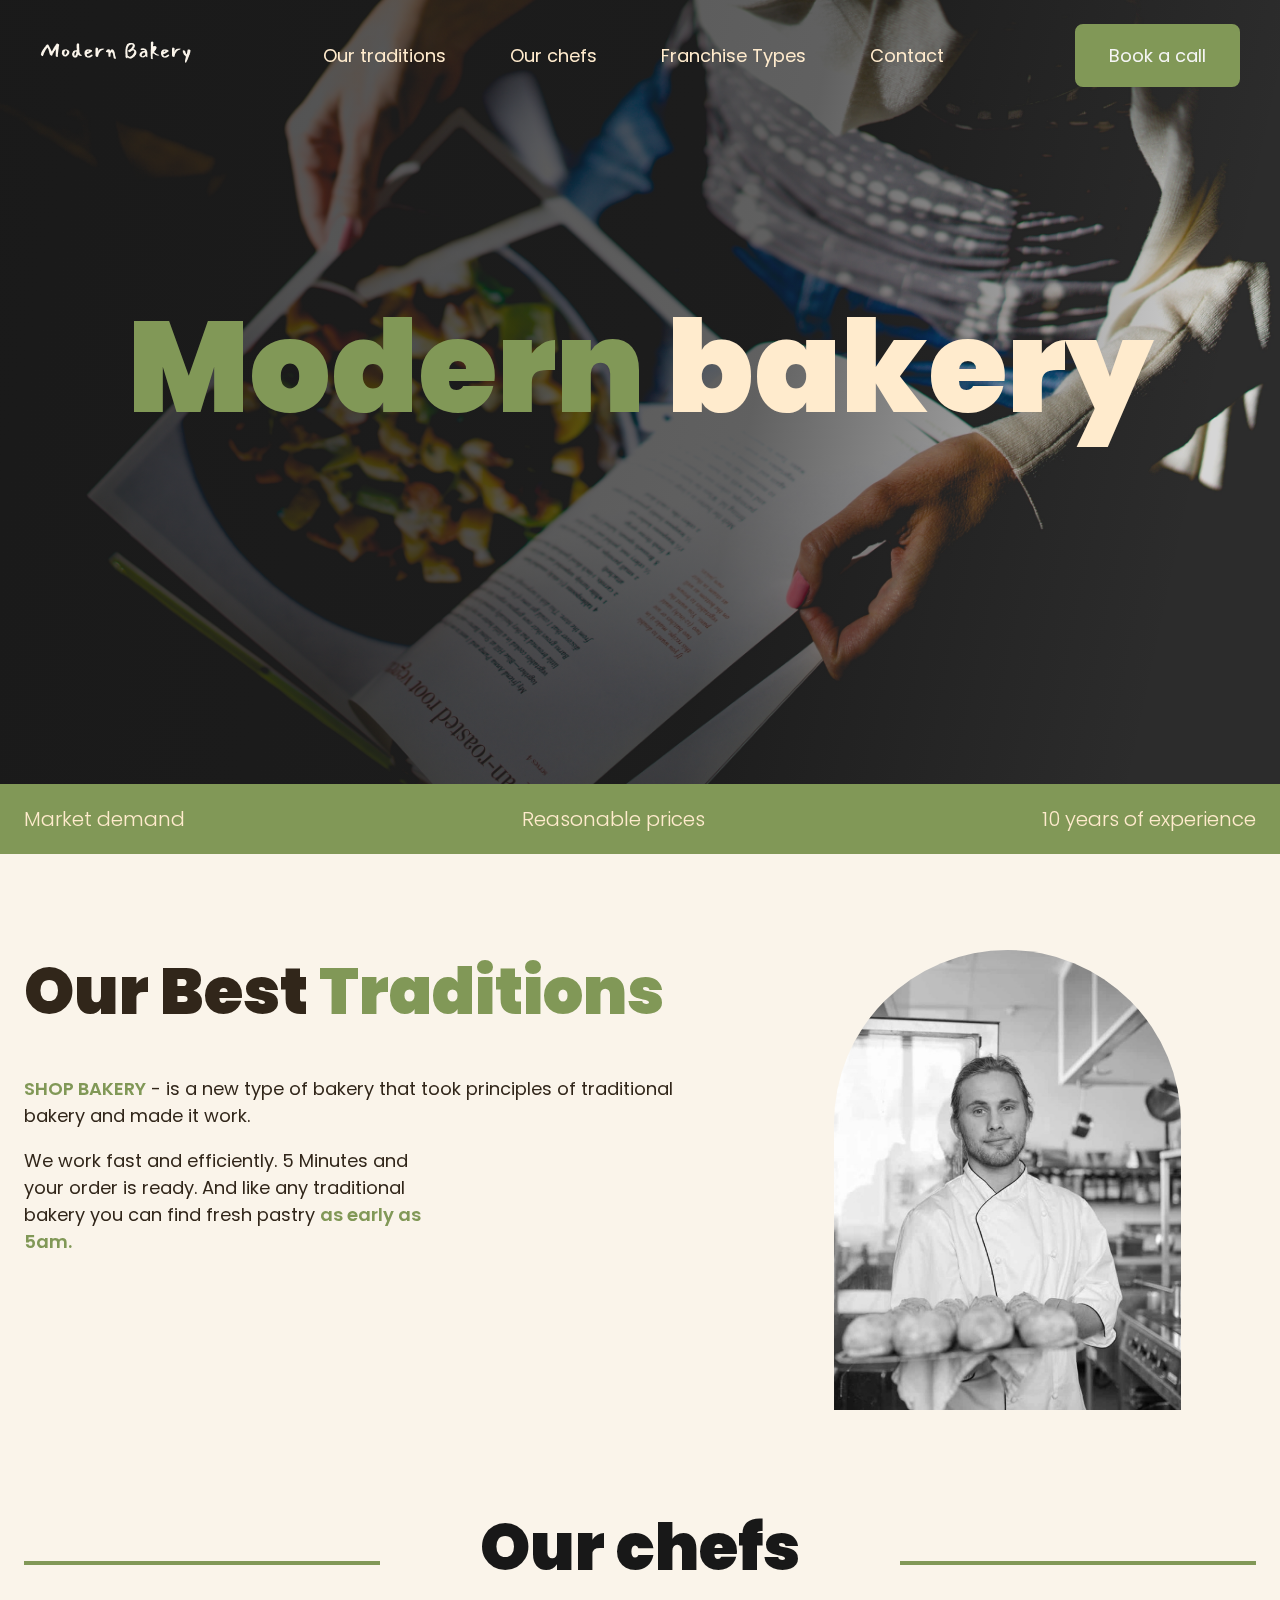
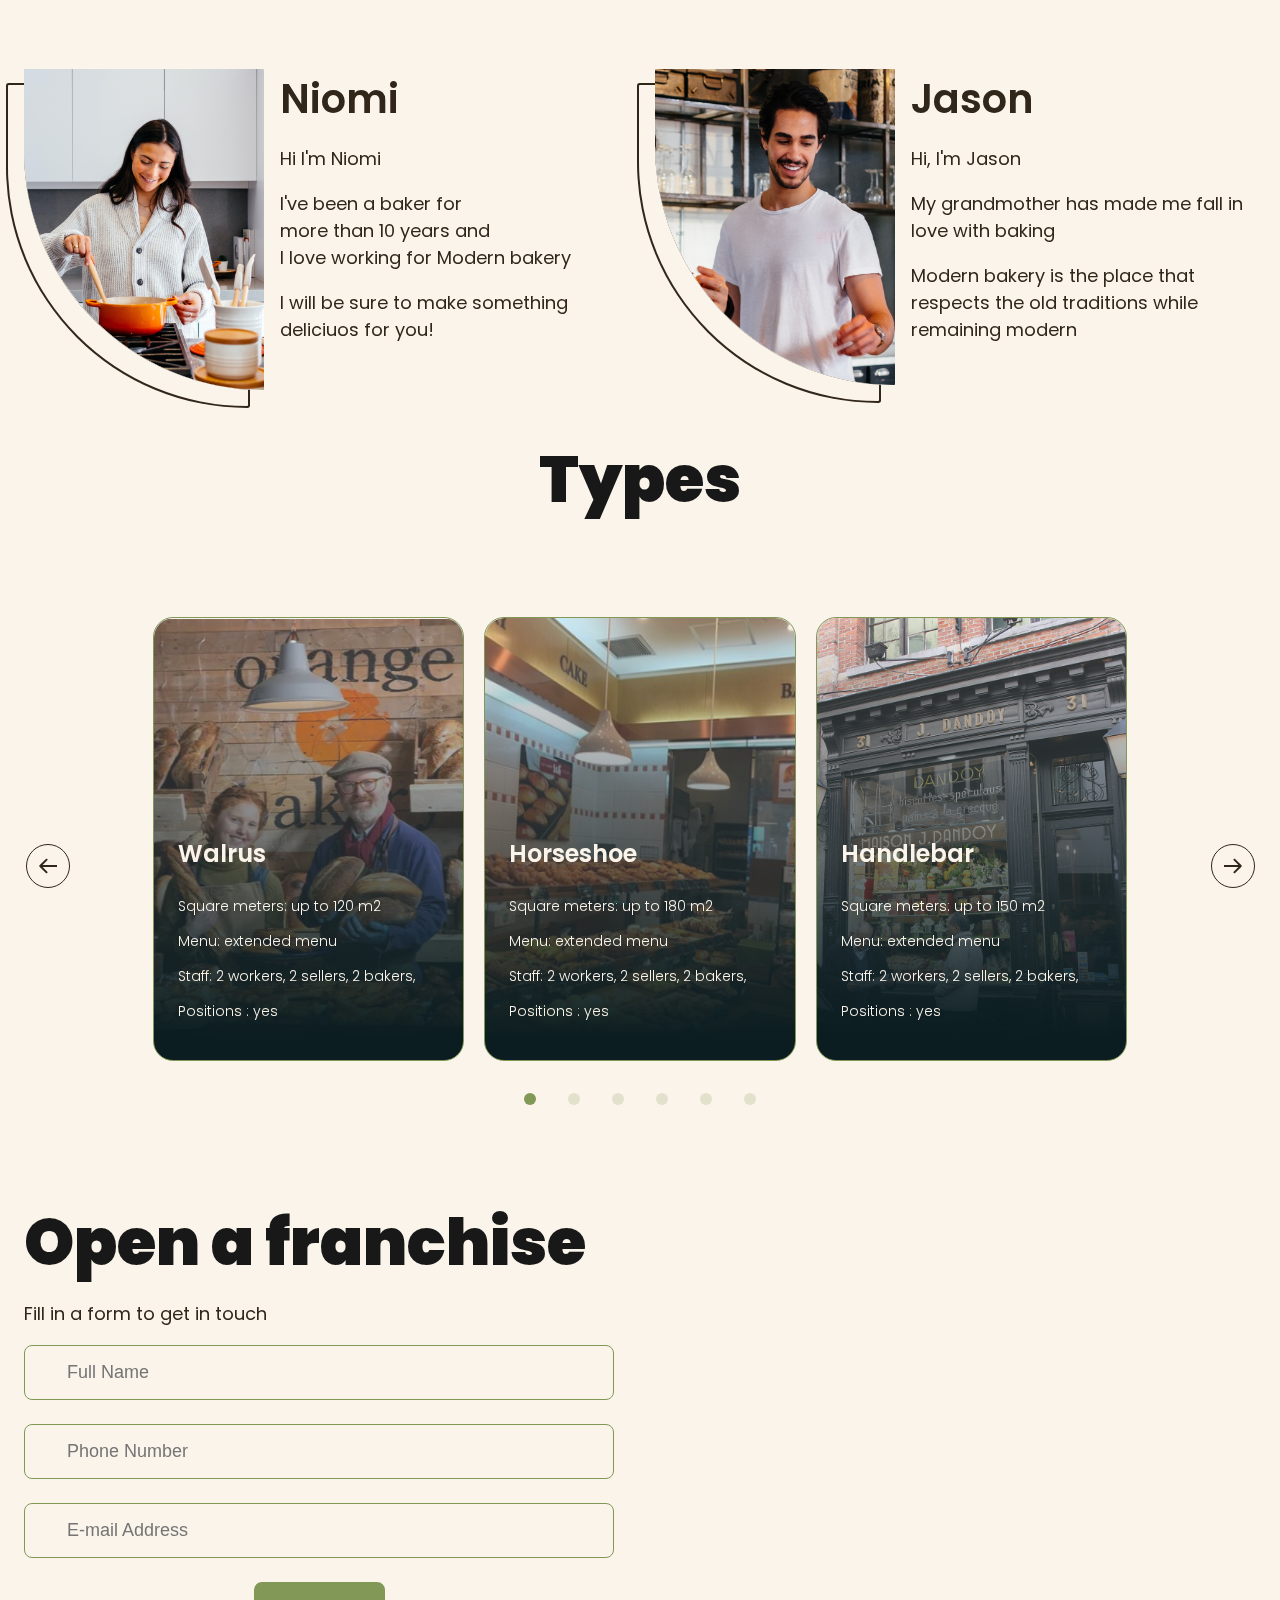
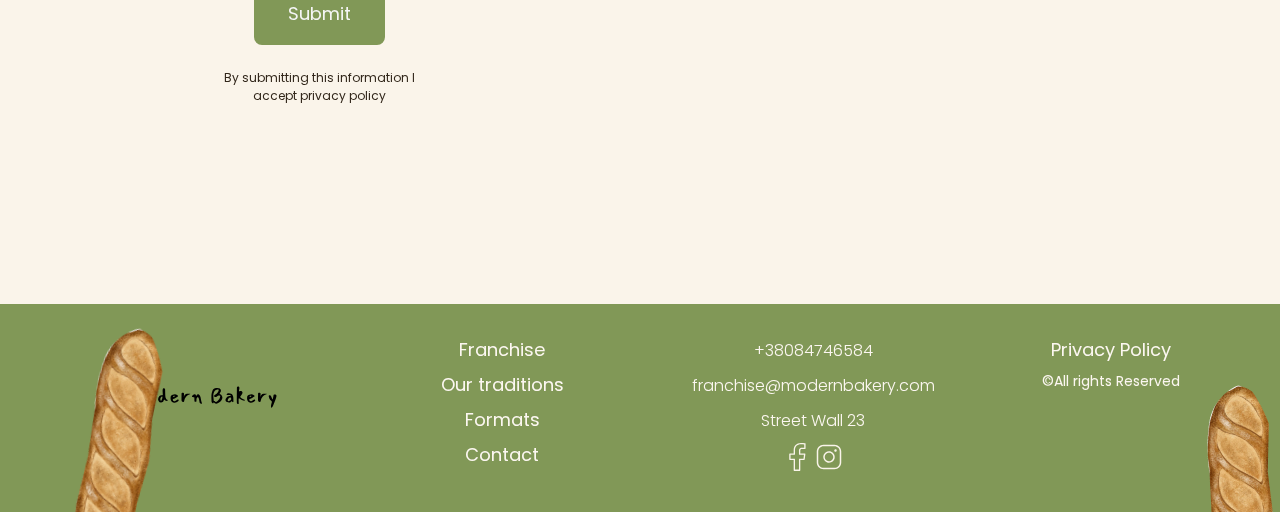
<file: index.html>
<!DOCTYPE html>
<html lang="en">
  <head>
    <meta charset="UTF-8" />
    <meta name="viewport" content="width=device-width, initial-scale=1.0" />
    <title>Modern Bakeries</title>
    <link rel="stylesheet" href="css/main.css" />
    <link rel="preconnect" href="https://fonts.googleapis.com" />
    <link rel="preconnect" href="https://fonts.gstatic.com" crossorigin />
    <link
      rel="stylesheet"
      href="https://cdn.jsdelivr.net/npm/swiper@11/swiper-bundle.min.css"
    />
  </head>
  <body>
    <header class="masterheader">
      <div class="container header">
        <div class="header">
          <nav class="header__nav">
            <a class="header__logo" href="index.html">
              <img src="./images/logo_bakery_light.png" alt="Logo" />
            </a>
            <ul class="header__list">
              <li>
                <a class="header__menu" href="#traditions-section"
                  >Our traditions</a
                >
              </li>
              <li>
                <a class="header__menu" href="#chef-section">Our chefs</a>
              </li>
              <li>
                <a class="header__menu" href="#franchise-section"
                  >Franchise Types</a
                >
              </li>
              <li>
                <a class="header__menu" href="#contact-section">Contact</a>
              </li>
            </ul>
            <button class="header__button button modal-btn-open" class="button">
              Book a call
            </button>
          </nav>
          <button class="header__burger menu-btn-open" type="button">
            <svg width="24" height="24">
              <use href="/images/icons.svg#icon-menu-alt-1"></use>
            </svg>
          </button>
          <div class="mobile-menu">
            <button class="mobile-menu__btn-close menu-btn-close" type="button">
              <svg width="24" height="24">
                <use href="/images/icons.svg#icon-x"></use>
              </svg>
            </button>
            <ul class="mobile-menu__list">
              <li>Our traditions</li>
              <li>Our chefs</li>
              <li>Franchise Types</li>
              <li>Contact</li>
              <button class="button modal-btn-open" class="button">
                Book a call
              </button>
            </ul>
          </div>
        </div>
      </div>
    </header>
    <main>
      <section class="hero-section">
        <h1 class="hero-title"><span class="accent">Modern</span> bakery</h1>
        <a href="#contact-section">
          <button
            class="hero-section__button button modal-hero-open"
            class="button"
          >
            Book a call
          </button>
        </a>
      </section>
      <section class="benefits-section">
        <div class="container">
          <h2 class="visually-hidden">Our benefits</h2>
          <ul class="benefits-list">
            <li class="benefits-list__item">Market demand</li>
            <li class="benefits-list__item">Reasonable prices</li>
            <li class="benefits-list__item">10 years of experience</li>
          </ul>
        </div>
      </section>
      <section class="traditions-section section" id="traditions-section">
        <div class="container">
          <div class="traditions-container">
            <div class="traditions-text">
              <h2 class="traditions-title">Our Best <span>Traditions</span></h2>
              <p class="traditions-text">
                <span class="brand uppercase">shop bakery</span> - is a new type
                of bakery that took principles of traditional bakery and made it
                work.
              </p>
              <p class="traditions-text">
                We work fast and efficiently. 5 Minutes and your order is ready.
                And like any traditional bakery you can find fresh pastry
                <span class="brand">as early as 5am.</span>
              </p>
            </div>
            <div class="baker-photo-section">
              <img class="baker-photo" src="images/baker.jpeg" alt="BakerMan" />
            </div>
          </div>
        </div>
      </section>
      <section class="chef-section section" id="chef-section">
        <div class="container">
          <h2 class="chefs-title section-title centered">Our chefs</h2>
          <div class="chef-container">
            <ul class="chef-list">
              <li class="chef-item">
                <article class="chef-card">
                  <img
                    class="chef-photo"
                    src="/images/chef-photo.png"
                    alt="photo of a chef"
                  />
                  <div>
                    <h3 class="chef-name">Niomi</h3>
                    <p>Hi I'm Niomi</p>
                    <p>
                      I've been a baker for <br />
                      more than 10 years and <br />
                      I love working for Modern bakery
                    </p>
                    <p>I will be sure to make something deliciuos for you!</p>
                  </div>
                </article>
              </li>
              <li class="chef-item">
                <article class="chef-card">
                  <img
                    class="chef-photo"
                    src="/images/jason-chef.png"
                    alt="photo of a chef"
                  />

                  <div>
                    <h3 class="chef-name">Jason</h3>
                    <p>Hi, I'm Jason</p>
                    <p>My grandmother has made me fall in love with baking</p>
                    <p>
                      Modern bakery is the place that respects the old
                      traditions while remaining modern
                    </p>
                  </div>
                </article>
              </li>
            </ul>
          </div>
        </div>
      </section>

      <section class="franchise-section" id="franchise-section">
        <h2 class="types-title section-title centered">Types</h2>
        <div class="slider container">
          <div class="swiper-button-prev">
            <button class="arrow-button" type="button">
              <svg width="22" height="22">
                <use href="/images/icons.svg#icon-arrow_only"></use>
              </svg>
            </button>
          </div>
          <div class="container-carousel swiper-container">
            <ul class="card-list swiper-wrapper">
              <li class="swiper-slide">
                <article class="card-box">
                  <div class="card-box__container">
                    <img
                      class="card-image"
                      src="images/Walrus.png"
                      alt="Walrus"
                    />
                    <h3 class="card">Walrus</h3>
                    <div class="card-description">
                      <p>Square meters: up to 120 m2</p>
                      <p>Menu: extended menu</p>
                      <p>Staff: 2 workers, 2 sellers, 2 bakers,</p>
                      <p>Positions : yes</p>
                    </div>
                  </div>
                </article>
              </li>
              <li class="swiper-slide">
                <article class="card-box">
                  <div class="card-box__container">
                    <img
                      class="card-image"
                      src="images/Horseshoe.png"
                      alt="Horseshoe"
                    />
                    <h3 class="card">Horseshoe</h3>
                    <div class="card-description">
                      <p>Square meters: up to 180 m2</p>
                      <p>Menu: extended menu</p>
                      <p>Staff: 2 workers, 2 sellers, 2 bakers,</p>
                      <p>Positions : yes</p>
                    </div>
                  </div>
                </article>
              </li>
              <li class="swiper-slide">
                <article class="card-box">
                  <div class="card-box__container">
                    <img
                      class="card-image"
                      src="images/handlebar.jpeg"
                      alt="Handlebar"
                    />
                    <h3 class="card">Handlebar</h3>
                    <div class="card-description">
                      <p>Square meters: up to 150 m2</p>
                      <p>Menu: extended menu</p>
                      <p>Staff: 2 workers, 2 sellers, 2 bakers,</p>
                      <p>Positions : yes</p>
                    </div>
                  </div>
                </article>
              </li>
              <li class="swiper-slide">
                <article class="card-box">
                  <div class="card-box__container">
                    <img
                      class="card-image"
                      src="images/Walrus.png"
                      alt="Walrus"
                    />
                    <h3 class="card">Walrus</h3>
                    <div class="card-description">
                      <p>Square meters: up to 120 m2</p>
                      <p>Menu: extended menu</p>
                      <p>Staff: 2 workers, 2 sellers, 2 bakers,</p>
                      <p>Positions : yes</p>
                    </div>
                  </div>
                </article>
              </li>
              <li class="swiper-slide">
                <article class="card-box">
                  <div class="card-box__container">
                    <img
                      class="card-image"
                      src="images/Horseshoe.png"
                      alt="Horseshoe"
                    />
                    <h3 class="card">Horseshoe</h3>
                    <div class="card-description">
                      <p>Square meters: up to 180 m2</p>
                      <p>Menu: extended menu</p>
                      <p>Staff: 2 workers, 2 sellers, 2 bakers,</p>
                      <p>Positions : yes</p>
                    </div>
                  </div>
                </article>
              </li>
              <li class="swiper-slide">
                <article class="card-box">
                  <div class="card-box__container">
                    <img
                      class="card-image"
                      src="images/handlebar.jpeg"
                      alt="Handlebar"
                    />
                    <h3 class="card">Handlebar</h3>
                    <div class="card-description">
                      <p>Square meters: up to 150 m2</p>
                      <p>Menu: extended menu</p>
                      <p>Staff: 2 workers, 2 sellers, 2 bakers,</p>
                      <p>Positions : yes</p>
                    </div>
                  </div>
                </article>
              </li>
            </ul>
            <div class="pagination">
              <button
                class="swiper-pagination-bullet"
                type="button"
                aria-label="Go to Slide 1"
              >
                1
              </button>
              <button
                class="swiper-pagination-bullet"
                type="button"
                aria-label="Go to Slide 2"
              >
                2
              </button>
              <button
                class="swiper-pagination-bullet"
                type="button"
                aria-label="Go to Slide 3"
              >
                3
              </button>
              <button
                class="swiper-pagination-bullet"
                type="button"
                aria-label="Go to Slide 4"
              >
                4
              </button>
            </div>
          </div>
          <div class="swiper-button-next">
            <button class="arrow-button next" type="button">
              <svg width="22" height="22">
                <use href="/images/icons.svg#icon-arrow_only"></use>
              </svg>
            </button>
          </div>
        </div>
      </section>

      <section class="contact-section section" id="contact-section">
        <div class="container">
          <div class="contact-container">
            <div class="contact-form">
              <h2 class="contact-title section-title">Open a franchise</h2>
              <p>Fill in a form to get in touch</p>
              <form name="contact-form" autocomplete="off" novalidate>
                <div class="contact-section__form-input field">
                  <input
                    class="field__input"
                    type="text"
                    id="user-name"
                    name="user-name"
                    required="required"
                    placeholder="Full Name"
                  />
                  <label class="field__label visually-hidden" for="user-name">
                    Full Name</label
                  >
                </div>

                <div class="contact-section__form-input field">
                  <input
                    class="field__input"
                    type="tel"
                    id="user-tel"
                    name="user-tel"
                    required="required"
                    placeholder="Phone Number"
                  />
                  <label class="field__label visually-hidden" for="user-tel">
                    Phone number</label
                  >
                </div>

                <div class="contact-section__form-input field">
                  <input
                    class="field__input"
                    type="email"
                    id="user-email"
                    name="user-email"
                    required="required"
                    placeholder="E-mail Address"
                  /><label
                    class="field__label visually-hidden"
                    for="user-email"
                  >
                    E-mail address</label
                  >
                </div>

                <button class="form-button button" type="submit">Submit</button>
                <p class="form-text">
                  By submitting this information I accept
                  <a class="form-text-link" href="#">privacy policy</a>
                </p>
              </form>
            </div>
            <div class="map">
              <iframe
                class="google-map"
                src="https://www.google.com/maps/embed?pb=!1m18!1m12!1m3!1d3280.879076800357!2d33.04555031284657!3d34.68300127281297!2m3!1f0!2f0!3f0!3m2!1i1024!2i768!4f13.1!3m3!1m2!1s0x14e73334a3bb6769%3A0x293862fa68f3a350!2sNomad%20Bread%20%26%20Coffee!5e0!3m2!1sen!2s!4v1699434091359!5m2!1sen!2s"
                allowfullscreen=""
                loading="lazy"
                referrerpolicy="no-referrer-when-downgrade"
              ></iframe>
            </div>
          </div>
        </div>
      </section>
    </main>
    <footer class="footer">
      <div class="container">
        <div class="footer-container">
          <nav class="footer-nav">
            <div class="footer-logo">
              <a href="">
                <img src="./images/logo_bakery.svg" alt="Logo" />
              </a>
            </div>
            <ul class="footer-list">
              <li><a class="footer-menu" href="#">Franchise</a></li>
              <li><a class="footer-menu" href="#">Our traditions</a></li>
              <li><a class="footer-menu" href="#">Formats</a></li>
              <li><a class="footer-menu" href="#">Contact</a></li>
            </ul>
          </nav>
          <address class="footer-address">
            <ul class="footer-address-list">
              <li>
                <a class="footer-contact footer-menu" href="tel:+38084746584"
                  >+38084746584</a
                >
              </li>
              <li>
                <a
                  class="footer-contact footer-menu"
                  href="mailto:franchise@modernbakery.com"
                  >franchise@modernbakery.com</a
                >
              </li>
              <li>
                <a
                  class="footer-contact footer-menu"
                  href="https://maps.app.goo.gl/qCimnaRVbw6dQsWYA"
                  target="_blank"
                  >Street Wall 23</a
                >
              </li>
              <div class="social-icons">
                <li>
                  <a class="footer-contact" href="/">
                    <svg class="social-media" width="32" height="32">
                      <use href="/images/icons.svg#icon-facebook_logo"></use>
                    </svg>
                  </a>
                </li>
                <li>
                  <a class="footer-contact" href="#">
                    <svg class="social-media" width="32" height="32">
                      <use href="/images/icons.svg#icon-insta_logo"></use>
                    </svg>
                  </a>
                </li>
              </div>
            </ul>
            <div class="privacy-policy">
              <a class="footer-menu" href="#" target="_blank">Privacy Policy</a>
              <p class="footer-copyright">&copy;All rights Reserved</p>
            </div>
          </address>
        </div>
      </div>
    </footer>

    <div class="backdrop is-hidden">
      <div class="modal">
        <button class="modal-btn-close" type="button">
          <svg width="24" height="24">
            <use href="/images/icons.svg#icon-x"></use>
          </svg>
        </button>
        <h2 class="form-title section-title centered">Book a Call</h2>
        <p class="form-text-centered">
          Leave a form and our specialist will get in touch
        </p>
        <form name="modal-form" autocomplete="off" novalidate>
          <div class="form-input field">
            <input
              class="field__input"
              type="text"
              id="user-name"
              name="user-name"
              required="required"
            />
            <label class="field__label" for="user-name"> Name</label>
          </div>

          <div class="form-input field">
            <input
              class="input"
              type="tel"
              id="user-tel"
              name="user-tel"
              required
            />
            <label class="input-label" for="user-tel"> Phone number</label>
          </div>

          <div class="form-input field">
            <input
              class="input"
              type="text"
              id="user-email"
              name="user-email"
              required="required"
            />
            <label class="input-label" for="user-email"> E-mail address</label>
          </div>
          <div class="checkbox">
            <input class="checkbox-input" type="checkbox" id="t&c" name="t&c" />
            <label class="checkbox-label" for="t&c">
              I definitely agree to T & C</label
            >
          </div>

          <button class="form-button button" type="submit">Book a call</button>
          <p class="form-text">
            By clicking this button I accept
            <a class="form-text-link" href="#">privacy policy</a>
          </p>
        </form>
      </div>
    </div>
    <script src="/js/modal.js"></script>
    <script src="/js/mobile-menu.js"></script>
    <script src="https://cdn.jsdelivr.net/npm/swiper@11/swiper-bundle.min.js"></script>
    <script src="/js/slider.js"></script>
  </body>
</html>
</file>
<file: css/main.css>
@font-face {
  font-display: swap;
  font-family: "Poppins";
  font-style: normal;
  font-weight: 300;
  src: url("../fonts/poppins-v20-latin-300.woff2") format("woff2");
}
@font-face {
  font-display: swap;
  font-family: "Poppins";
  font-style: normal;
  font-weight: 400;
  src: url("../fonts/poppins-v20-latin-regular.woff2") format("woff2");
}
@font-face {
  font-display: swap;
  font-family: "Poppins";
  font-style: normal;
  font-weight: 600;
  src: url("../fonts/poppins-v20-latin-600.woff2") format("woff2");
}
@font-face {
  font-display: swap;
  font-family: "Poppins";
  font-style: normal;
  font-weight: 900;
  src: url("../fonts/poppins-v20-latin-900.woff2") format("woff2");
}
:root {
  --color-brand: #819857;
  --color-primary-dark: #31261a;
  --color-privary-light: #faf4ea;
}

.contact-section__form-fields {
  position: relative;
  margin-bottom: 24px;
}

.input {
  position: relative;
}
.input__control {
  padding: 16px 42px;
  width: 100%;
  border: 1px solid var(--color-brand);
  border-radius: 8px;
  background-color: transparent;
  font-size: 18px;
}
.input__label {
  left: 42px;
  top: 16px;
  position: absolute;
  font-size: 16px;
  -webkit-transition: 0.4s;
  transition: 0.4s;
  color: #31261a;
}

.form-input input:valid + .input-label,
.form-input input:focus + .input-label {
  -webkit-transform: translate(-16px, -30px);
          transform: translate(-16px, -30px);
  color: black;
  pointer-events: none;
  border-left: 1px solid black;
  border-right: 1px solid black;
  padding: 0 16px;
  font-size: 14px;
  background-color: var(--color-privary-light);
}

.form-button {
  display: block;
  margin: 0 auto 24px;
}

.form-text {
  font-size: 12px;
  line-height: 1.5;
  text-align: center;
  margin: 0 auto;
}
@media screen and (min-width: 1200px) {
  .form-text {
    max-width: 220px;
  }
}

.form-text-link {
  color: var(--color-primary-dark);
  text-underline-offset: 5px;
}

.form-text-centered {
  text-align: center;
  margin-bottom: 42px;
}

.form-title {
  margin-bottom: 20px;
}

.benefits-section {
  padding: 20px 0;
}
@media screen and (min-width: 768px) {
  .benefits-section {
    background-color: var(--color-brand);
  }
}

.benefits-list {
  -webkit-box-align: center;
      -ms-flex-align: center;
          align-items: center;
  display: -webkit-box;
  display: -ms-flexbox;
  display: flex;
  -webkit-box-orient: vertical;
  -webkit-box-direction: normal;
      -ms-flex-direction: column;
          flex-direction: column;
  gap: 16px;
  font-size: 16px;
  background-color: #92AD7D;
  border-radius: 24px;
  padding: 24px 40px;
  font-weight: 400;
}
@media screen and (min-width: 768px) {
  .benefits-list {
    -webkit-box-orient: horizontal;
    -webkit-box-direction: normal;
        -ms-flex-direction: row;
            flex-direction: row;
    -webkit-box-pack: justify;
        -ms-flex-pack: justify;
            justify-content: space-between;
    gap: 24px;
    color: blanchedalmond;
    font-weight: 300;
    padding: 0;
    background-color: transparent;
    border-radius: none;
  }
}
@media screen and (min-width: 1200px) {
  .benefits-list {
    -webkit-box-orient: horizontal;
    -webkit-box-direction: normal;
        -ms-flex-direction: row;
            flex-direction: row;
    -webkit-box-pack: justify;
        -ms-flex-pack: justify;
            justify-content: space-between;
    gap: 24px;
    color: blanchedalmond;
    font-size: 20px;
  }
}

.backdrop {
  padding: 20px;
  position: fixed;
  display: -webkit-box;
  display: -ms-flexbox;
  display: flex;
  -webkit-box-align: center;
      -ms-flex-align: center;
          align-items: center;
  -webkit-box-pack: center;
      -ms-flex-pack: center;
          justify-content: center;
  top: 0;
  left: 0;
  bottom: 0;
  right: 0;
  background-color: rgba(0, 0, 0, 0.5);
  -webkit-transition: opacity 0.4s, visibility 0.4s;
  transition: opacity 0.4s, visibility 0.4s;
}

.modal {
  position: relative;
  width: 100%;
  max-width: 880px;
  height: 100%;
  max-height: 880px;
  background-color: var(--color-privary-light);
  border-radius: 32px;
  padding: 128px;
  overflow-y: auto;
}

.modal-btn-close {
  position: absolute;
  top: 40px;
  right: 40px;
}

.backdrop.is-hidden {
  opacity: 0;
  pointer-events: none;
  visibility: hidden;
}

.input {
  padding: 16px 42px;
  width: 100%;
  border: 1px solid var(--color-brand);
  border-radius: 8px;
  background-color: transparent;
  font-size: 18px;
}

.input:focus {
  border: 1px solid var(--color-primary-dark);
  outline: none;
}

.input-label {
  left: 42px;
  top: 16px;
  position: absolute;
  font-size: 16px;
  -webkit-transition: 0.4s;
  transition: 0.4s;
  color: #31261a;
}

.form-input {
  position: relative;
  margin-bottom: 32px;
}

.form-input input:valid + .input-label,
.form-input input:focus + .input-label {
  -webkit-transform: translate(-16px, -30px);
          transform: translate(-16px, -30px);
  color: black;
  pointer-events: none;
  border-left: 1px solid black;
  border-right: 1px solid black;
  padding: 0 16px;
  font-size: 14px;
  background-color: var(--color-privary-light);
}

.checkbox {
  padding-bottom: 1rem;
}

.arrow-button {
  display: none;
}
@media screen and (min-width: 768px) {
  .arrow-button {
    display: -webkit-box;
    display: -ms-flexbox;
    display: flex;
    -webkit-box-align: center;
        -ms-flex-align: center;
            align-items: center;
    -webkit-box-pack: center;
        -ms-flex-pack: center;
            justify-content: center;
    width: 44px;
    height: 44px;
    padding: 0;
    border-radius: 50%;
    background-color: transparent;
    border: 1px solid var(--color-primary-dark);
    cursor: pointer;
    fill: var(--color-primary-dark);
    -ms-flex-negative: 0;
        flex-shrink: 0;
  }
}

.arrow-button.next {
  -webkit-transform: rotate(180deg);
          transform: rotate(180deg);
}

.arrow-button:hover {
  background-color: var(--color-primary-dark);
  border: 1px solid var(--color-brand);
  fill: var(--color-privary-light);
}

.swiper-button-next::after {
  display: none;
}

.swiper-button-prev::after {
  display: none;
}

.swiper-button-next,
.swiper-button-prev {
  display: none;
}
@media screen and (min-width: 768px) {
  .swiper-button-next,
  .swiper-button-prev {
    position: relative !important;
  }
}

.swiper-button-next svg,
.swiper-button-prev svg {
  width: 18px !important;
}

.swiper-slide {
  -ms-flex-negative: 0 !important;
      flex-shrink: 0 !important;
}

.swiper-wrapper {
  min-width: 400px;
  -webkit-box-pack: justify !important;
      -ms-flex-pack: justify !important;
          justify-content: space-between !important;
}
@media screen and (min-width: 1200px) {
  .swiper-wrapper {
    max-width: 1050px !important;
  }
}

.slider {
  position: relative;
  z-index: -1;
  display: -webkit-box;
  display: -ms-flexbox;
  display: flex;
  -webkit-box-align: center;
      -ms-flex-align: center;
          align-items: center;
  gap: 16px;
}
@media screen and (min-width: 1200px) {
  .slider {
    gap: 86px;
  }
}

.swiper-container {
  padding: 16px;
  overflow: hidden;
}

.pagination {
  display: -webkit-box;
  display: -ms-flexbox;
  display: flex;
  -webkit-box-align: center;
      -ms-flex-align: center;
          align-items: center;
  -webkit-box-pack: center;
      -ms-flex-pack: center;
          justify-content: center;
  gap: 24px;
}
.pagination__button {
  background-color: var(--color-brand);
  width: 12px;
  height: 12px;
  border-radius: 50%;
  padding: 0;
}

.swiper-pagination-bullet {
  background-color: var(--color-brand) !important;
  width: 12px !important;
  height: 12px !important;
  border-radius: 50% !important;
  padding: 0 !important;
}

/* header */
.masterheader {
  position: absolute;
  top: 0;
  left: 0;
  width: 100%;
  padding-top: 24px;
}

.header {
  padding: 0 16px;
  display: -webkit-box;
  display: -ms-flexbox;
  display: flex;
  -webkit-box-align: center;
      -ms-flex-align: center;
          align-items: center;
  gap: none;
  width: 100%;
}
@media screen and (min-width: 1200px) {
  .header {
    gap: 40px;
  }
}
.header__nav {
  width: 100%;
  display: -webkit-box;
  display: -ms-flexbox;
  display: flex;
  -webkit-box-flex: 1;
      -ms-flex-positive: 1;
          flex-grow: 1;
  -webkit-box-align: center;
      -ms-flex-align: center;
          align-items: center;
  gap: none;
}
@media screen and (min-width: 1200px) {
  .header__nav {
    gap: 40px;
  }
}
.header__list {
  display: -webkit-box;
  display: -ms-flexbox;
  display: flex;
  gap: 64px;
  -webkit-box-flex: 1;
      -ms-flex-positive: 1;
          flex-grow: 1;
  -webkit-box-pack: center;
      -ms-flex-pack: center;
          justify-content: center;
}
.header__menu {
  display: none;
}
@media screen and (min-width: 1200px) {
  .header__menu {
    display: -webkit-box;
    display: -ms-flexbox;
    display: flex;
    color: blanchedalmond;
    text-decoration: none;
    -webkit-transition: color 0.2s;
    transition: color 0.2s;
  }
  .header__menu:hover {
    color: var(--color-brand);
    font-weight: 600;
  }
}
.header__button {
  display: none;
}
@media screen and (min-width: 1200px) {
  .header__button {
    display: block;
  }
}
.header__burger {
  background-color: transparent;
  fill: white;
  border: 0;
  width: 24px;
  height: 24px;
  padding: 0;
}
@media screen and (min-width: 1200px) {
  .header__burger {
    display: none;
  }
}
.header__burger__logo {
  -webkit-box-flex: 1;
      -ms-flex-positive: 1;
          flex-grow: 1;
}

.mobile-menu {
  position: fixed;
  padding: 48px 24px;
  top: 0;
  left: 0;
  right: 0;
  bottom: 50%;
  background-color: var(--color-privary-light);
  -webkit-transform: translateX(100%);
          transform: translateX(100%);
  -webkit-transition: -webkit-transform 0.5s;
  transition: -webkit-transform 0.5s;
  transition: transform 0.5s;
  transition: transform 0.5s, -webkit-transform 0.5s;
}
.mobile-menu.is-open {
  -webkit-transform: translateX(0);
          transform: translateX(0);
}
.mobile-menu__btn-close {
  position: absolute;
  top: 16px;
  right: 24px;
  background-color: transparent;
  border: none;
}
.mobile-menu__list {
  display: -webkit-box;
  display: -ms-flexbox;
  display: flex;
  -webkit-box-orient: vertical;
  -webkit-box-direction: normal;
      -ms-flex-direction: column;
          flex-direction: column;
  font-size: 18px;
  font-weight: 400;
  gap: 24px;
  -webkit-box-align: center;
      -ms-flex-align: center;
          align-items: center;
}

/* Base settings */
* a {
  text-decoration: none;
}

* {
  -webkit-box-sizing: border-box;
          box-sizing: border-box;
}

h1,
h2,
h3,
h4,
h5,
p {
  margin-top: 0;
}

.section {
  padding: 20px 16px;
}
@media screen and (min-width: 1200px) {
  .section {
    padding: 48px 0;
  }
}

.visually-hidden {
  position: absolute;
  left: -10000px;
  top: auto;
  width: 1px;
  height: 1px;
  overflow: hidden;
}

body {
  color: var(--color-primary-dark);
  font-family: "Poppins", sans-serif;
  font-size: 16px;
  font-weight: 300;
  line-height: 1.5;
  margin: 0;
  background-color: #faf4ea;
}
@media screen and (min-width: 768px) {
  body {
    font-size: 18px;
    font-weight: 400;
  }
}

ul {
  list-style-type: none;
  margin: 0;
  padding: 0;
}

address {
  font-style: normal;
}

.container {
  margin: 0 auto;
  width: 100%;
  max-width: 1288px;
}
@media screen and (min-width: 768px) {
  .container {
    padding: 0 24px;
  }
}

/* Hero section */
.hero-section {
  display: -webkit-box;
  display: -ms-flexbox;
  display: flex;
  -webkit-box-orient: vertical;
  -webkit-box-direction: normal;
      -ms-flex-direction: column;
          flex-direction: column;
  -webkit-box-pack: center;
      -ms-flex-pack: center;
          justify-content: center;
  min-height: 600px;
  background-image: linear-gradient(102deg, rgba(18, 18, 18, 0.7) 2%, rgba(18, 18, 18, 0.6) 58%, rgba(18, 18, 18, 0) 90%), url("../images/herobg.jpg");
  background-repeat: no-repeat;
  background-position: center top;
  background-size: cover;
}
@media screen and (min-width: 768px) {
  .hero-section {
    padding: 272px 0;
  }
}
.hero-section__button {
  display: block;
  margin: 0 auto;
}
@media screen and (min-width: 1200px) {
  .hero-section__button {
    display: none;
  }
}

.hero-title {
  color: blanchedalmond;
  font-family: "Poppins", sans-serif;
  -webkit-text-decoration: double;
          text-decoration: double;
  text-align: center;
  font-size: 67px;
  line-height: 1;
  margin-bottom: 48px;
}
@media screen and (min-width: 480px) {
  .hero-title {
    font-size: 98px;
    text-wrap: wrap;
    line-height: 1.5;
  }
}
@media screen and (min-width: 768px) {
  .hero-title {
    font-size: 128px;
    text-wrap: wrap;
    line-height: 1.5;
  }
}

.hero-title .accent {
  color: var(--color-brand);
}

/* CTA */
.button {
  color: whitesmoke;
  background-color: #819857;
  border: 2px solid #819857;
  border-radius: 8px;
  cursor: pointer;
  font-weight: 600;
  padding: 16px 32px;
  font-family: "Poppins", sans-serif;
  font-size: 18px;
  font-weight: 400;
}

.button:hover {
  color: var(--color-brand);
  background-color: transparent;
}

.button:active {
  background-color: black;
  color: white;
}

/* menu */
.menu-header {
  color: blanchedalmond;
  text-decoration: none;
  -webkit-transition: color 0.2s;
  transition: color 0.2s;
}

.menu-header:hover {
  color: var(--color-brand);
  font-weight: 600;
}

/* text sections */
.traditions-section {
  display: -webkit-box;
  display: -ms-flexbox;
  display: flex;
  padding-top: 20px;
}
@media screen and (min-width: 768px) {
  .traditions-section {
    padding-top: 96px;
  }
}

.traditions-title {
  font-size: 32px;
  font-weight: 900;
  line-height: 1.5;
}
@media screen and (min-width: 768px) {
  .traditions-title {
    margin-bottom: 42px;
    text-align: left;
    font-size: 64px;
    font-weight: 900;
    line-height: 1.3;
  }
}

.traditions-title span {
  color: var(--color-brand);
}

.traditions-container {
  display: -webkit-box;
  display: -ms-flexbox;
  display: flex;
  gap: 0;
}
@media screen and (min-width: 768px) {
  .traditions-container {
    gap: 30px;
  }
}
@media screen and (min-width: 1200px) {
  .traditions-container {
    gap: 100px;
  }
}

.traditions-text {
  max-width: 710px;
}

.traditions-text :nth-child(3) {
  max-width: 400px;
}

.chefs-title {
  margin: 0 auto 24px;
}
@media screen and (min-width: 768px) {
  .chefs-title {
    margin: 0 auto 80px;
    position: relative;
  }
}

.chef-container {
  display: -webkit-box;
  display: -ms-flexbox;
  display: flex;
}

.chef-section {
  padding-bottom: 48px;
}

.chefs-title:after {
  display: none;
}
@media screen and (min-width: 1200px) {
  .chefs-title:after {
    display: block;
    width: 352px;
    border: 2px solid var(--color-brand);
    content: "";
    position: absolute;
    right: 0;
    bottom: 24px;
  }
}

.chefs-title:before {
  display: none;
}
@media screen and (min-width: 1200px) {
  .chefs-title:before {
    display: block;
    width: 352px;
    border: 2px solid var(--color-brand);
    content: "";
    position: absolute;
    left: 0;
    bottom: 24px;
  }
}

.types-title {
  margin-bottom: 20px;
}
@media screen and (min-width: 768px) {
  .types-title {
    margin-bottom: 80px;
  }
}

.contact-title {
  text-align: center;
  margin-bottom: 16px;
}
@media screen and (min-width: 768px) {
  .contact-title {
    text-align: left;
  }
}

.section-title {
  color: rgb(24, 24, 24);
  font-size: 32px;
  font-weight: 900;
  line-height: 1.3;
}
@media screen and (min-width: 768px) {
  .section-title {
    font-size: 64px;
  }
}

.section-title.centered {
  text-align: center;
}

.chef-name {
  margin-bottom: 16px;
  font-size: 24px;
  font-weight: 600;
}
@media screen and (min-width: 768px) {
  .chef-name {
    font-size: 40px;
  }
}

.chef-photo {
  width: 140px;
  height: 100%;
  border-radius: 4px 4px 4px 1000px;
  -webkit-box-shadow: -8px 8px 0 0 var(--color-privary-light), -8px 8px 0 2px;
          box-shadow: -8px 8px 0 0 var(--color-privary-light), -8px 8px 0 2px;
}
@media screen and (min-width: 1200px) {
  .chef-photo {
    -webkit-box-shadow: -16px 16px 0 0 var(--color-privary-light), -16px 16px 0 2px;
            box-shadow: -16px 16px 0 0 var(--color-privary-light), -16px 16px 0 2px;
    width: 240px;
  }
}

.chef-list {
  display: -webkit-box;
  display: -ms-flexbox;
  display: flex;
  -webkit-box-orient: vertical;
  -webkit-box-direction: normal;
      -ms-flex-direction: column;
          flex-direction: column;
  gap: 20px;
}
@media screen and (min-width: 768px) {
  .chef-list {
    gap: 40px 30px;
    -webkit-box-orient: horizontal;
    -webkit-box-direction: normal;
        -ms-flex-direction: row;
            flex-direction: row;
  }
}

.chef-item {
  -ms-flex-preferred-size: calc((100% - 30px) / 2);
      flex-basis: calc((100% - 30px) / 2);
}

.chef-card {
  display: -webkit-box;
  display: -ms-flexbox;
  display: flex;
  gap: 30px;
}
@media screen and (min-width: 768px) {
  .chef-card {
    gap: 16px;
  }
}

.traditions-text {
  -webkit-box-flex: 1;
      -ms-flex-positive: 1;
          flex-grow: 1;
}

.baker-photo-section {
  -webkit-box-flex: 1;
      -ms-flex-positive: 1;
          flex-grow: 1;
}

.baker-photo {
  display: none;
  border-radius: 400px 400px 0px 0px;
  height: 460px;
  width: auto;
}
@media screen and (min-width: 768px) {
  .baker-photo {
    display: block;
  }
}

.traditions-text .brand {
  color: var(--color-brand);
  font-weight: 600;
}

.traditions-text .uppercase {
  text-transform: uppercase;
}

.card {
  color: var(--color-privary-light);
  font-size: 24px;
  font-weight: 600;
}

.card-description {
  color: var(--color-privary-light);
  font-size: 14px;
  font-weight: 300;
}

.card-box:hover {
  -webkit-transform: scale(1.05);
          transform: scale(1.05);
}

.container-carousel {
  display: -webkit-box;
  display: -ms-flexbox;
  display: flex;
  -webkit-box-orient: vertical;
  -webkit-box-direction: normal;
      -ms-flex-direction: column;
          flex-direction: column;
  gap: 32px;
  -webkit-box-pack: start;
      -ms-flex-pack: start;
          justify-content: flex-start;
}
@media screen and (min-width: 1200px) {
  .container-carousel {
    -ms-flex-pack: distribute;
        justify-content: space-around;
  }
}

.contact-container {
  display: -webkit-box;
  display: -ms-flexbox;
  display: flex;
  -webkit-box-orient: vertical;
  -webkit-box-direction: normal;
      -ms-flex-direction: column;
          flex-direction: column;
  gap: 16px;
}
@media screen and (min-width: 768px) {
  .contact-container {
    -webkit-box-orient: horizontal;
    -webkit-box-direction: normal;
        -ms-flex-direction: row;
            flex-direction: row;
    gap: 42px;
  }
}

.contact-form {
  width: 100%;
}

.map {
  width: 100%;
}

.google-map {
  -webkit-box-align: center;
      -ms-flex-align: center;
          align-items: center;
  -ms-flex-negative: 0;
      flex-shrink: 0;
  border: 0;
  border-radius: 16px;
  width: 100%;
  height: 10rem;
}
@media screen and (min-width: 768px) {
  .google-map {
    position: relative;
    width: 100%;
    height: 600px;
  }
}
@media screen and (min-width: 1200px) {
  .google-map {
    position: relative;
    width: 600px;
    height: 600px;
  }
}

.contact-section {
  padding-bottom: none;
}
@media screen and (min-width: 1200px) {
  .contact-section {
    padding-bottom: 96px;
  }
}

/* footer */
.footer {
  position: relative;
  width: 100%;
  overflow: hidden;
  bottom: 0;
  padding: 32px;
  margin-bottom: 0;
  background-color: var(--color-brand);
}

.footer-menu {
  color: #fcf7f1;
  text-decoration: none;
}

.footer-menu:hover {
  color: var(--color-primary-dark);
}

.footer-contact {
  color: #fcf7f1;
  font-size: 16px;
  font-weight: 300;
  text-decoration: none;
}

.social-icons {
  display: -webkit-box;
  display: -ms-flexbox;
  display: flex;
}

.footer-copyright {
  color: #fcf7f1;
  font-size: 14px;
  font-weight: 400;
}

.social-media {
  fill: var(--color-privary-light);
}

.social-media:hover {
  fill: var(--color-primary-dark);
}

.footer-container {
  display: -webkit-box;
  display: -ms-flexbox;
  display: flex;
  -webkit-box-orient: vertical;
  -webkit-box-direction: normal;
      -ms-flex-direction: column;
          flex-direction: column;
  gap: 16px;
}
@media screen and (min-width: 768px) {
  .footer-container {
    -webkit-box-orient: horizontal;
    -webkit-box-direction: normal;
        -ms-flex-direction: row;
            flex-direction: row;
    -webkit-box-align: start;
        -ms-flex-align: start;
            align-items: flex-start;
    gap: none;
  }
}

.footer-address {
  -ms-flex-preferred-size: 50%;
      flex-basis: 50%;
  display: -webkit-box;
  display: -ms-flexbox;
  display: flex;
  gap: 20px;
  -webkit-box-orient: vertical;
  -webkit-box-direction: normal;
      -ms-flex-direction: column;
          flex-direction: column;
  -webkit-box-align: center;
      -ms-flex-align: center;
          align-items: center;
}
@media screen and (min-width: 768px) {
  .footer-address {
    -webkit-box-orient: horizontal;
    -webkit-box-direction: normal;
        -ms-flex-direction: row;
            flex-direction: row;
    -webkit-box-align: start;
        -ms-flex-align: start;
            align-items: flex-start;
  }
}

.footer-nav {
  -ms-flex-preferred-size: 50%;
      flex-basis: 50%;
  display: -webkit-box;
  display: -ms-flexbox;
  display: flex;
  gap: 8px;
  -webkit-box-orient: vertical;
  -webkit-box-direction: normal;
      -ms-flex-direction: column;
          flex-direction: column;
  -webkit-box-align: center;
      -ms-flex-align: center;
          align-items: center;
}
@media screen and (min-width: 768px) {
  .footer-nav {
    -webkit-box-orient: horizontal;
    -webkit-box-direction: normal;
        -ms-flex-direction: row;
            flex-direction: row;
    gap: 20px;
  }
}

.footer-logo,
.footer-list,
.footer-address-list,
.privacy-policy {
  -webkit-box-flex: 1;
      -ms-flex-positive: 1;
          flex-grow: 1;
  display: -webkit-box;
  display: -ms-flexbox;
  display: flex;
  -webkit-box-orient: vertical;
  -webkit-box-direction: normal;
      -ms-flex-direction: column;
          flex-direction: column;
  -webkit-box-align: center;
      -ms-flex-align: center;
          align-items: center;
  gap: 16px;
}
@media screen and (min-width: 768px) {
  .footer-logo,
  .footer-list,
  .footer-address-list,
  .privacy-policy {
    gap: 8px;
  }
}

.footer::before {
  background-image: url(../images/bread.png);
  content: "";
  position: absolute;
  background-repeat: no-repeat;
  width: 155px;
  height: auto;
  top: 0;
  left: 5%;
  -webkit-transform: rotate(11deg);
          transform: rotate(11deg);
}
@media screen and (min-width: 1200px) {
  .footer::before {
    width: 120px;
    height: auto;
    bottom: -10%;
  }
}

.footer::after {
  background-image: url(../images/bread.png);
  content: "";
  position: absolute;
  right: 20px;
  background-repeat: no-repeat;
  width: 120px;
  height: 150px;
  bottom: 0;
  right: -20px;
}
@media screen and (min-width: 1200px) {
  .footer::after {
    width: 120px;
    height: 150px;
    bottom: 0;
  }
}

/* modal popup */
.backdrop {
  padding: 20px;
  position: fixed;
  display: -webkit-box;
  display: -ms-flexbox;
  display: flex;
  -webkit-box-align: center;
      -ms-flex-align: center;
          align-items: center;
  -webkit-box-pack: center;
      -ms-flex-pack: center;
          justify-content: center;
  top: 0;
  left: 0;
  bottom: 0;
  right: 0;
  background-color: rgba(0, 0, 0, 0.5);
  -webkit-transition: opacity 0.4s, visibility 0.4s;
  transition: opacity 0.4s, visibility 0.4s;
}

.modal {
  position: relative;
  width: 100%;
  max-width: 880px;
  height: 100%;
  max-height: 880px;
  background-color: var(--color-privary-light);
  border-radius: 32px;
  padding: 48px;
  overflow-y: auto;
}
@media screen and (min-width: 768px) {
  .modal {
    padding: 128px;
  }
}

.modal-btn-close {
  position: absolute;
  top: 40px;
  right: 40px;
  border: none;
  background-color: transparent;
}
.modal-btn-close:hover {
  background-color: var(--color-brand);
  opacity: 0.8;
  border-radius: 10px;
}

.backdrop.is-hidden {
  opacity: 0;
  pointer-events: none;
  visibility: hidden;
}

.input {
  padding: 16px 42px;
  width: 100%;
  border: 1px solid var(--color-brand);
  border-radius: 8px;
  background-color: transparent;
  font-size: 18px;
}

.input:focus {
  border: 1px solid var(--color-primary-dark);
  outline: none;
}

.input-label {
  left: 42px;
  top: 16px;
  position: absolute;
  font-size: 16px;
  -webkit-transition: 0.4s;
  transition: 0.4s;
  color: #31261a;
}

.form-input {
  position: relative;
  margin-bottom: 32px;
}

.field {
  position: relative;
}
.field__label {
  left: 42px;
  top: 16px;
  position: absolute;
  font-size: 16px;
  -webkit-transition: 0.4s;
  transition: 0.4s;
  color: #31261a;
}
.field__input {
  padding: 16px 42px;
  width: 100%;
  border: 1px solid var(--color-brand);
  border-radius: 8px;
  background-color: transparent;
  font-size: 18px;
}
.field__input:focus {
  border: 1.5px solid var(--color-primary-dark);
  outline: none;
}
.field input:valid + .field__label, .field input:focus + .field__label {
  -webkit-transform: translate(-16px, -30px);
          transform: translate(-16px, -30px);
  color: black;
  pointer-events: none;
  border-left: 1px solid black;
  border-right: 1px solid black;
  padding: 0 16px;
  font-size: 14px;
  background-color: var(--color-privary-light);
}

.form-input {
  position: relative;
  margin-bottom: 32px;
}

.contact-section__form-input {
  position: relative;
  margin-bottom: 24px;
}

.card-image {
  position: absolute;
  top: 0;
  left: 0;
  height: 100%;
  width: 100%;
  border-radius: 20px;
  z-index: -1;
}

.card-box {
  -webkit-transition: -webkit-transform 0.5s;
  transition: -webkit-transform 0.5s;
  transition: transform 0.5s;
  transition: transform 0.5s, -webkit-transform 0.5s;
  overflow: hidden;
}
.card-box__container {
  display: -webkit-box;
  display: -ms-flexbox;
  display: flex;
  -webkit-box-orient: vertical;
  -webkit-box-direction: normal;
      -ms-flex-direction: column;
          flex-direction: column;
  -webkit-box-pack: end;
      -ms-flex-pack: end;
          justify-content: flex-end;
  position: relative;
  height: 444px;
  width: auto;
  padding: 24px;
  border: 1px solid var(--color-brand);
  border-radius: 20px;
  -webkit-transition: -webkit-transform 0.5s;
  transition: -webkit-transform 0.5s;
  transition: transform 0.5s;
  transition: transform 0.5s, -webkit-transform 0.5s;
  background-size: 100% 100%;
  background-repeat: no-repeat;
  background: -webkit-gradient(linear, left top, left bottom, from(rgba(238, 237, 245, 0.2091211485)), color-stop(95%, rgb(11, 29, 33)));
  background: linear-gradient(180deg, rgba(238, 237, 245, 0.2091211485) 0%, rgb(11, 29, 33) 95%);
}/*# sourceMappingURL=main.css.map */
</file>
